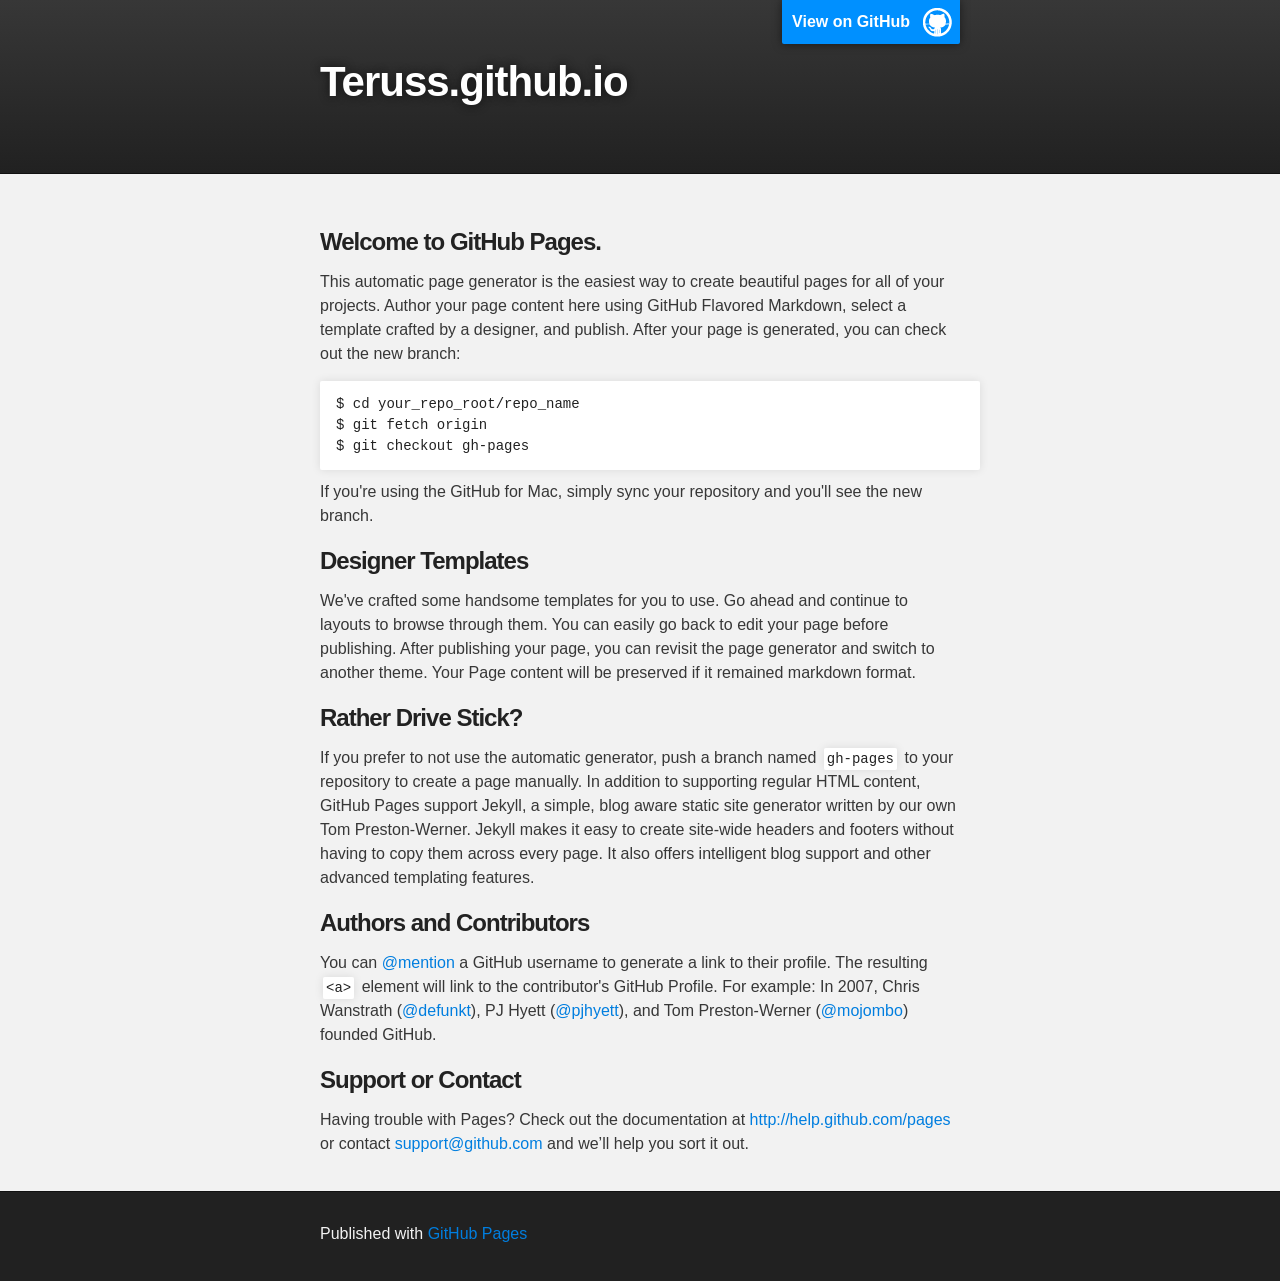
<file: index.html>
<!DOCTYPE html>
<html>

  <head>
    <meta charset='utf-8' />
    <meta http-equiv="X-UA-Compatible" content="chrome=1" />
    <meta name="description" content="Teruss.github.io : " />

    <link rel="stylesheet" type="text/css" media="screen" href="stylesheets/stylesheet.css">

    <title>Teruss.github.io</title>
  </head>

  <body>

    <!-- HEADER -->
    <div id="header_wrap" class="outer">
        <header class="inner">
          <a id="forkme_banner" href="https://github.com/teruss">View on GitHub</a>

          <h1 id="project_title">Teruss.github.io</h1>
          <h2 id="project_tagline"></h2>

        </header>
    </div>

    <!-- MAIN CONTENT -->
    <div id="main_content_wrap" class="outer">
      <section id="main_content" class="inner">
        <h3>
<a name="welcome-to-github-pages" class="anchor" href="#welcome-to-github-pages"><span class="octicon octicon-link"></span></a>Welcome to GitHub Pages.</h3>

<p>This automatic page generator is the easiest way to create beautiful pages for all of your projects. Author your page content here using GitHub Flavored Markdown, select a template crafted by a designer, and publish. After your page is generated, you can check out the new branch:</p>

<pre><code>$ cd your_repo_root/repo_name
$ git fetch origin
$ git checkout gh-pages
</code></pre>

<p>If you're using the GitHub for Mac, simply sync your repository and you'll see the new branch.</p>

<h3>
<a name="designer-templates" class="anchor" href="#designer-templates"><span class="octicon octicon-link"></span></a>Designer Templates</h3>

<p>We've crafted some handsome templates for you to use. Go ahead and continue to layouts to browse through them. You can easily go back to edit your page before publishing. After publishing your page, you can revisit the page generator and switch to another theme. Your Page content will be preserved if it remained markdown format.</p>

<h3>
<a name="rather-drive-stick" class="anchor" href="#rather-drive-stick"><span class="octicon octicon-link"></span></a>Rather Drive Stick?</h3>

<p>If you prefer to not use the automatic generator, push a branch named <code>gh-pages</code> to your repository to create a page manually. In addition to supporting regular HTML content, GitHub Pages support Jekyll, a simple, blog aware static site generator written by our own Tom Preston-Werner. Jekyll makes it easy to create site-wide headers and footers without having to copy them across every page. It also offers intelligent blog support and other advanced templating features.</p>

<h3>
<a name="authors-and-contributors" class="anchor" href="#authors-and-contributors"><span class="octicon octicon-link"></span></a>Authors and Contributors</h3>

<p>You can <a href="https://github.com/blog/821" class="user-mention">@mention</a> a GitHub username to generate a link to their profile. The resulting <code>&lt;a&gt;</code> element will link to the contributor's GitHub Profile. For example: In 2007, Chris Wanstrath (<a href="https://github.com/defunkt" class="user-mention">@defunkt</a>), PJ Hyett (<a href="https://github.com/pjhyett" class="user-mention">@pjhyett</a>), and Tom Preston-Werner (<a href="https://github.com/mojombo" class="user-mention">@mojombo</a>) founded GitHub.</p>

<h3>
<a name="support-or-contact" class="anchor" href="#support-or-contact"><span class="octicon octicon-link"></span></a>Support or Contact</h3>

<p>Having trouble with Pages? Check out the documentation at <a href="http://help.github.com/pages">http://help.github.com/pages</a> or contact <a href="mailto:support@github.com">support@github.com</a> and we’ll help you sort it out.</p>
      </section>
    </div>

    <!-- FOOTER  -->
    <div id="footer_wrap" class="outer">
      <footer class="inner">
        <p>Published with <a href="http://pages.github.com">GitHub Pages</a></p>
      </footer>
    </div>

    

  </body>
</html>
</file>
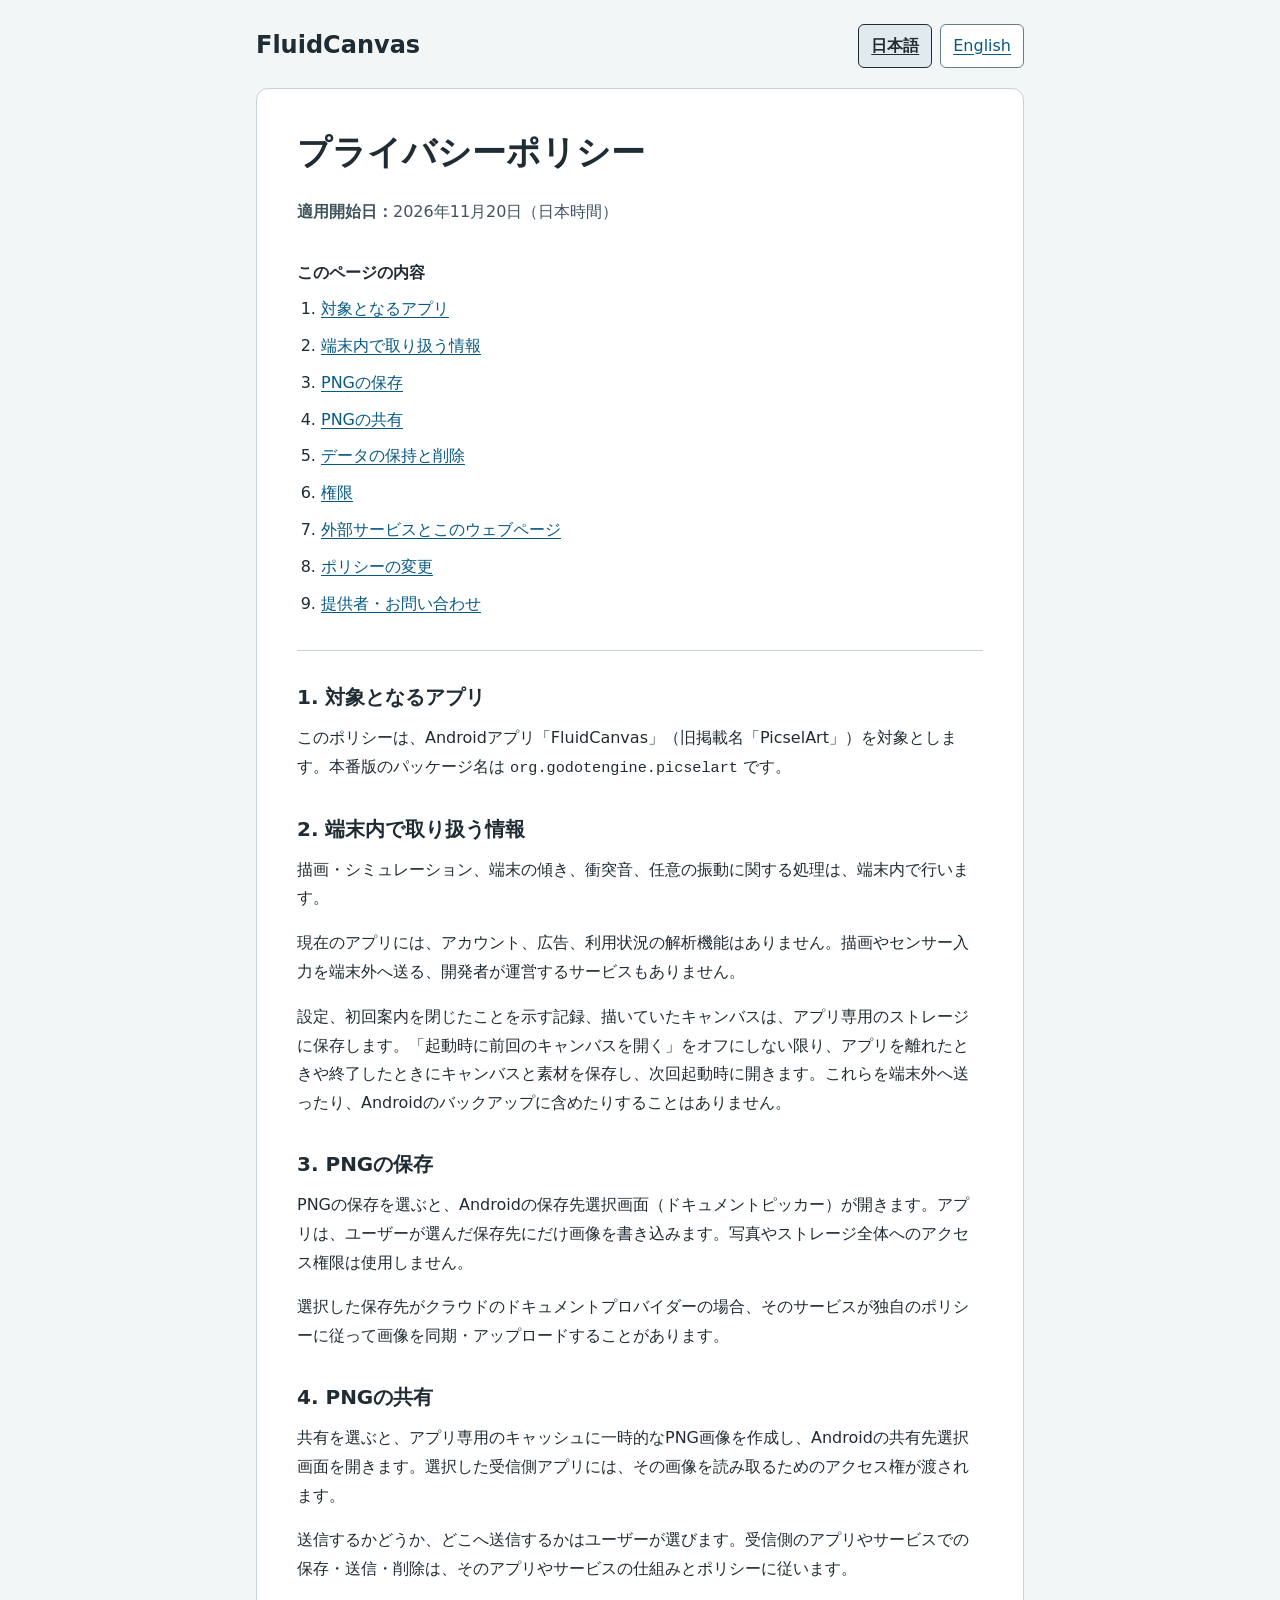
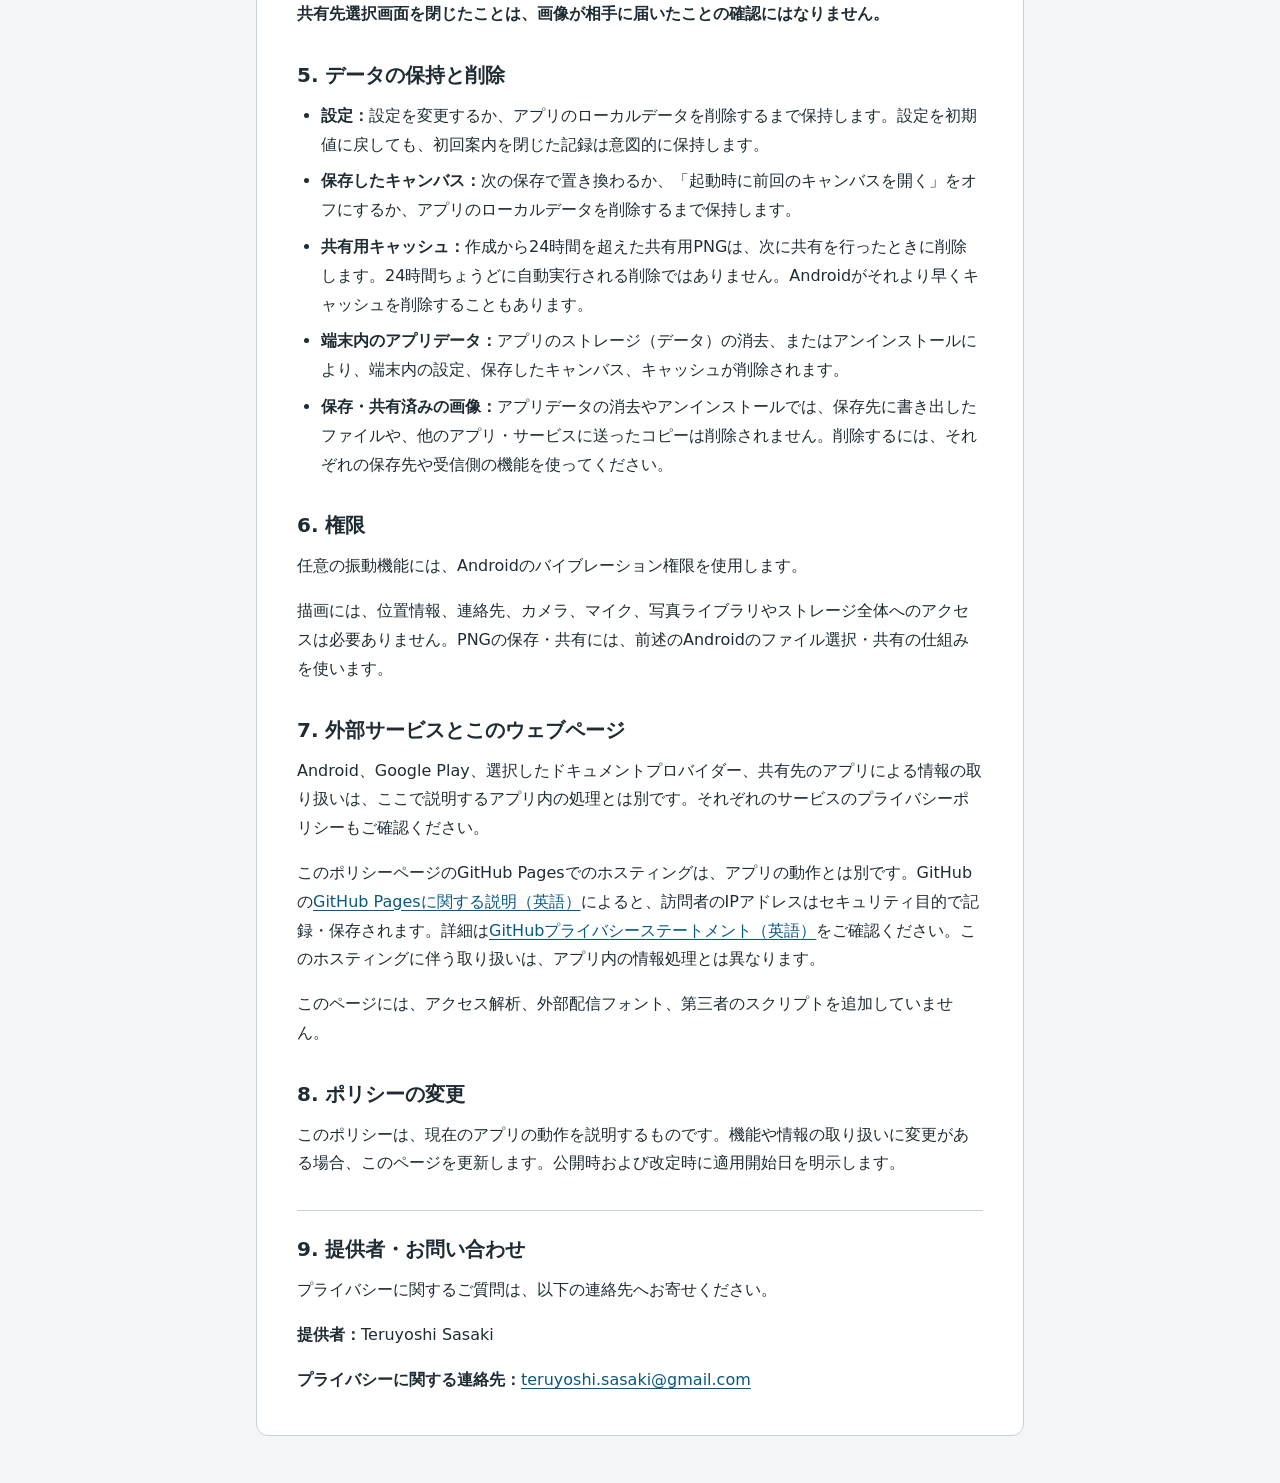
<file: fluidcanvas/privacy/index.html>
<!DOCTYPE html>
<html lang="ja">
  <head>
    <meta charset="utf-8">
    <meta name="viewport" content="width=device-width, initial-scale=1">
    <meta name="description" content="FluidCanvasのプライバシーポリシー。端末内の処理、PNGの保存・共有、データの保持と削除について説明します。">
    <title>FluidCanvas プライバシーポリシー</title>
    <link rel="stylesheet" href="privacy.css">
    <link rel="alternate" hreflang="ja" href="./">
    <link rel="alternate" hreflang="en" href="en.html">
  </head>
  <body>
    <a class="skip-link" href="#main-content">本文へ移動</a>
    <div class="page">
      <header class="site-header">
        <p class="brand">FluidCanvas</p>
        <nav class="language-nav" aria-label="言語 / Language">
          <a href="./" lang="ja" hreflang="ja" aria-current="page">日本語</a>
          <a href="en.html" lang="en" hreflang="en">English</a>
        </nav>
      </header>

      <main id="main-content" tabindex="-1">
        <header class="policy-header">
          <h1>プライバシーポリシー</h1>
          <p class="effective-date"><strong>適用開始日：</strong><time datetime="2026-11-20">2026年11月20日</time>（日本時間）</p>
        </header>

        <nav class="contents" aria-label="このページの内容">
          <p><strong>このページの内容</strong></p>
          <ol>
            <li><a href="#scope">対象となるアプリ</a></li>
            <li><a href="#on-device">端末内で取り扱う情報</a></li>
            <li><a href="#save">PNGの保存</a></li>
            <li><a href="#share">PNGの共有</a></li>
            <li><a href="#retention">データの保持と削除</a></li>
            <li><a href="#permissions">権限</a></li>
            <li><a href="#services">外部サービスとこのウェブページ</a></li>
            <li><a href="#changes">ポリシーの変更</a></li>
            <li><a href="#contact">提供者・お問い合わせ</a></li>
          </ol>
        </nav>

        <section aria-labelledby="scope">
          <h2 id="scope">1. 対象となるアプリ</h2>
          <p>このポリシーは、Androidアプリ「FluidCanvas」（旧掲載名「PicselArt」）を対象とします。本番版のパッケージ名は <code>org.godotengine.picselart</code> です。</p>
        </section>

        <section aria-labelledby="on-device">
          <h2 id="on-device">2. 端末内で取り扱う情報</h2>
          <p>描画・シミュレーション、端末の傾き、衝突音、任意の振動に関する処理は、端末内で行います。</p>
          <p>現在のアプリには、アカウント、広告、利用状況の解析機能はありません。描画やセンサー入力を端末外へ送る、開発者が運営するサービスもありません。</p>
          <p>設定、初回案内を閉じたことを示す記録、描いていたキャンバスは、アプリ専用のストレージに保存します。「起動時に前回のキャンバスを開く」をオフにしない限り、アプリを離れたときや終了したときにキャンバスと素材を保存し、次回起動時に開きます。これらを端末外へ送ったり、Androidのバックアップに含めたりすることはありません。</p>
        </section>

        <section aria-labelledby="save">
          <h2 id="save">3. PNGの保存</h2>
          <p>PNGの保存を選ぶと、Androidの保存先選択画面（ドキュメントピッカー）が開きます。アプリは、ユーザーが選んだ保存先にだけ画像を書き込みます。写真やストレージ全体へのアクセス権限は使用しません。</p>
          <p>選択した保存先がクラウドのドキュメントプロバイダーの場合、そのサービスが独自のポリシーに従って画像を同期・アップロードすることがあります。</p>
        </section>

        <section aria-labelledby="share">
          <h2 id="share">4. PNGの共有</h2>
          <p>共有を選ぶと、アプリ専用のキャッシュに一時的なPNG画像を作成し、Androidの共有先選択画面を開きます。選択した受信側アプリには、その画像を読み取るためのアクセス権が渡されます。</p>
          <p>送信するかどうか、どこへ送信するかはユーザーが選びます。受信側のアプリやサービスでの保存・送信・削除は、そのアプリやサービスの仕組みとポリシーに従います。</p>
          <p><strong>共有先選択画面を閉じたことは、画像が相手に届いたことの確認にはなりません。</strong></p>
        </section>

        <section aria-labelledby="retention">
          <h2 id="retention">5. データの保持と削除</h2>
          <ul>
            <li><strong>設定：</strong>設定を変更するか、アプリのローカルデータを削除するまで保持します。設定を初期値に戻しても、初回案内を閉じた記録は意図的に保持します。</li>
            <li><strong>保存したキャンバス：</strong>次の保存で置き換わるか、「起動時に前回のキャンバスを開く」をオフにするか、アプリのローカルデータを削除するまで保持します。</li>
            <li><strong>共有用キャッシュ：</strong>作成から24時間を超えた共有用PNGは、次に共有を行ったときに削除します。24時間ちょうどに自動実行される削除ではありません。Androidがそれより早くキャッシュを削除することもあります。</li>
            <li><strong>端末内のアプリデータ：</strong>アプリのストレージ（データ）の消去、またはアンインストールにより、端末内の設定、保存したキャンバス、キャッシュが削除されます。</li>
            <li><strong>保存・共有済みの画像：</strong>アプリデータの消去やアンインストールでは、保存先に書き出したファイルや、他のアプリ・サービスに送ったコピーは削除されません。削除するには、それぞれの保存先や受信側の機能を使ってください。</li>
          </ul>
        </section>

        <section aria-labelledby="permissions">
          <h2 id="permissions">6. 権限</h2>
          <p>任意の振動機能には、Androidのバイブレーション権限を使用します。</p>
          <p>描画には、位置情報、連絡先、カメラ、マイク、写真ライブラリやストレージ全体へのアクセスは必要ありません。PNGの保存・共有には、前述のAndroidのファイル選択・共有の仕組みを使います。</p>
        </section>

        <section aria-labelledby="services">
          <h2 id="services">7. 外部サービスとこのウェブページ</h2>
          <p>Android、Google Play、選択したドキュメントプロバイダー、共有先のアプリによる情報の取り扱いは、ここで説明するアプリ内の処理とは別です。それぞれのサービスのプライバシーポリシーもご確認ください。</p>
          <p>このポリシーページのGitHub Pagesでのホスティングは、アプリの動作とは別です。GitHubの<a href="https://docs.github.com/en/pages/getting-started-with-github-pages/what-is-github-pages#data-collection" hreflang="en">GitHub Pagesに関する説明（英語）</a>によると、訪問者のIPアドレスはセキュリティ目的で記録・保存されます。詳細は<a href="https://docs.github.com/en/site-policy/privacy-policies/github-general-privacy-statement" hreflang="en">GitHubプライバシーステートメント（英語）</a>をご確認ください。このホスティングに伴う取り扱いは、アプリ内の情報処理とは異なります。</p>
          <p>このページには、アクセス解析、外部配信フォント、第三者のスクリプトを追加していません。</p>
        </section>

        <section aria-labelledby="changes">
          <h2 id="changes">8. ポリシーの変更</h2>
          <p>このポリシーは、現在のアプリの動作を説明するものです。機能や情報の取り扱いに変更がある場合、このページを更新します。公開時および改定時に適用開始日を明示します。</p>
        </section>

        <section class="contact" aria-labelledby="contact">
          <h2 id="contact">9. 提供者・お問い合わせ</h2>
          <p>プライバシーに関するご質問は、以下の連絡先へお寄せください。</p>
          <address>
            <p><strong>提供者：</strong>Teruyoshi Sasaki</p>
            <p><strong>プライバシーに関する連絡先：</strong><a href="mailto:teruyoshi.sasaki@gmail.com">teruyoshi.sasaki@gmail.com</a></p>
          </address>
        </section>
      </main>
    </div>
  </body>
</html>
</file>
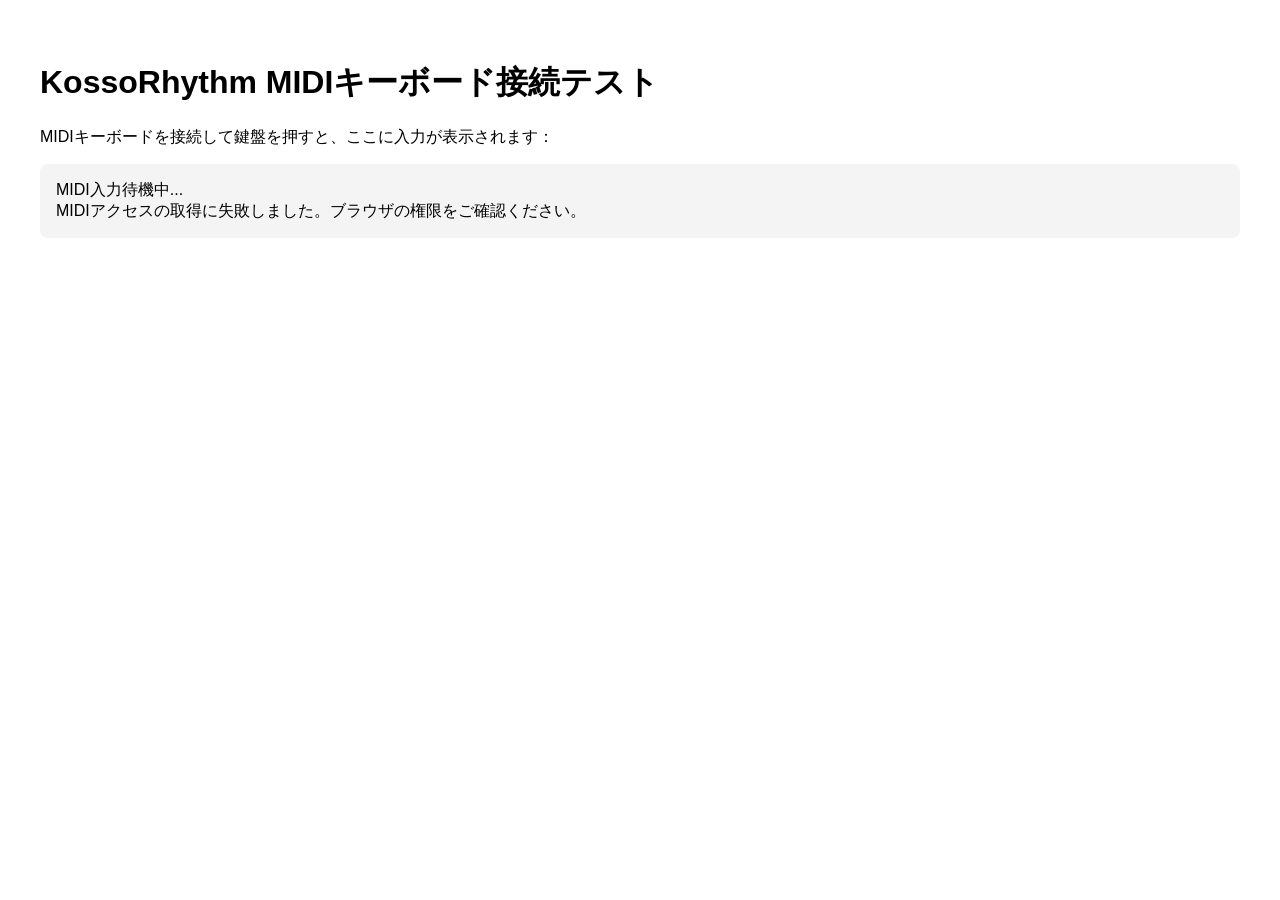
<file: midi-demo.html>
<!DOCTYPE html>
<html lang="ja">
<head>
  <meta charset="UTF-8">
  <title>KossoRhythm MIDI Test</title>
  <style>
    body { font-family: sans-serif; padding: 2rem; }
    #log { white-space: pre-wrap; background: #f4f4f4; padding: 1rem; border-radius: 8px; }
  </style>
</head>
<body>
  <h1>KossoRhythm MIDIキーボード接続テスト</h1>
  <p>MIDIキーボードを接続して鍵盤を押すと、ここに入力が表示されます：</p>
  <div id="log">MIDI入力待機中...</div>

  <script>
    const logArea = document.getElementById('log');

    const log = (text) => {
      logArea.textContent += "\n" + text;
    };

    if (navigator.requestMIDIAccess) {
      navigator.requestMIDIAccess().then((midiAccess) => {
        if (midiAccess.inputs.size === 0) {
          log("MIDIデバイスが検出されませんでした。キーボードが接続されていますか？");
        }

        for (const input of midiAccess.inputs.values()) {
          log(`接続済みデバイス: ${input.name}`);
          input.onmidimessage = (message) => {
            const [status, note, velocity] = message.data;
            log(`ノート番号: ${note}、ベロシティ: ${velocity}`);
          };
        }
      }, () => {
        log("MIDIアクセスの取得に失敗しました。ブラウザの権限をご確認ください。");
      });
    } else {
      log("このブラウザはMIDIに対応していません。ChromeまたはEdge最新版をご利用ください。");
    }
  </script>
</body>
</html>
</file>
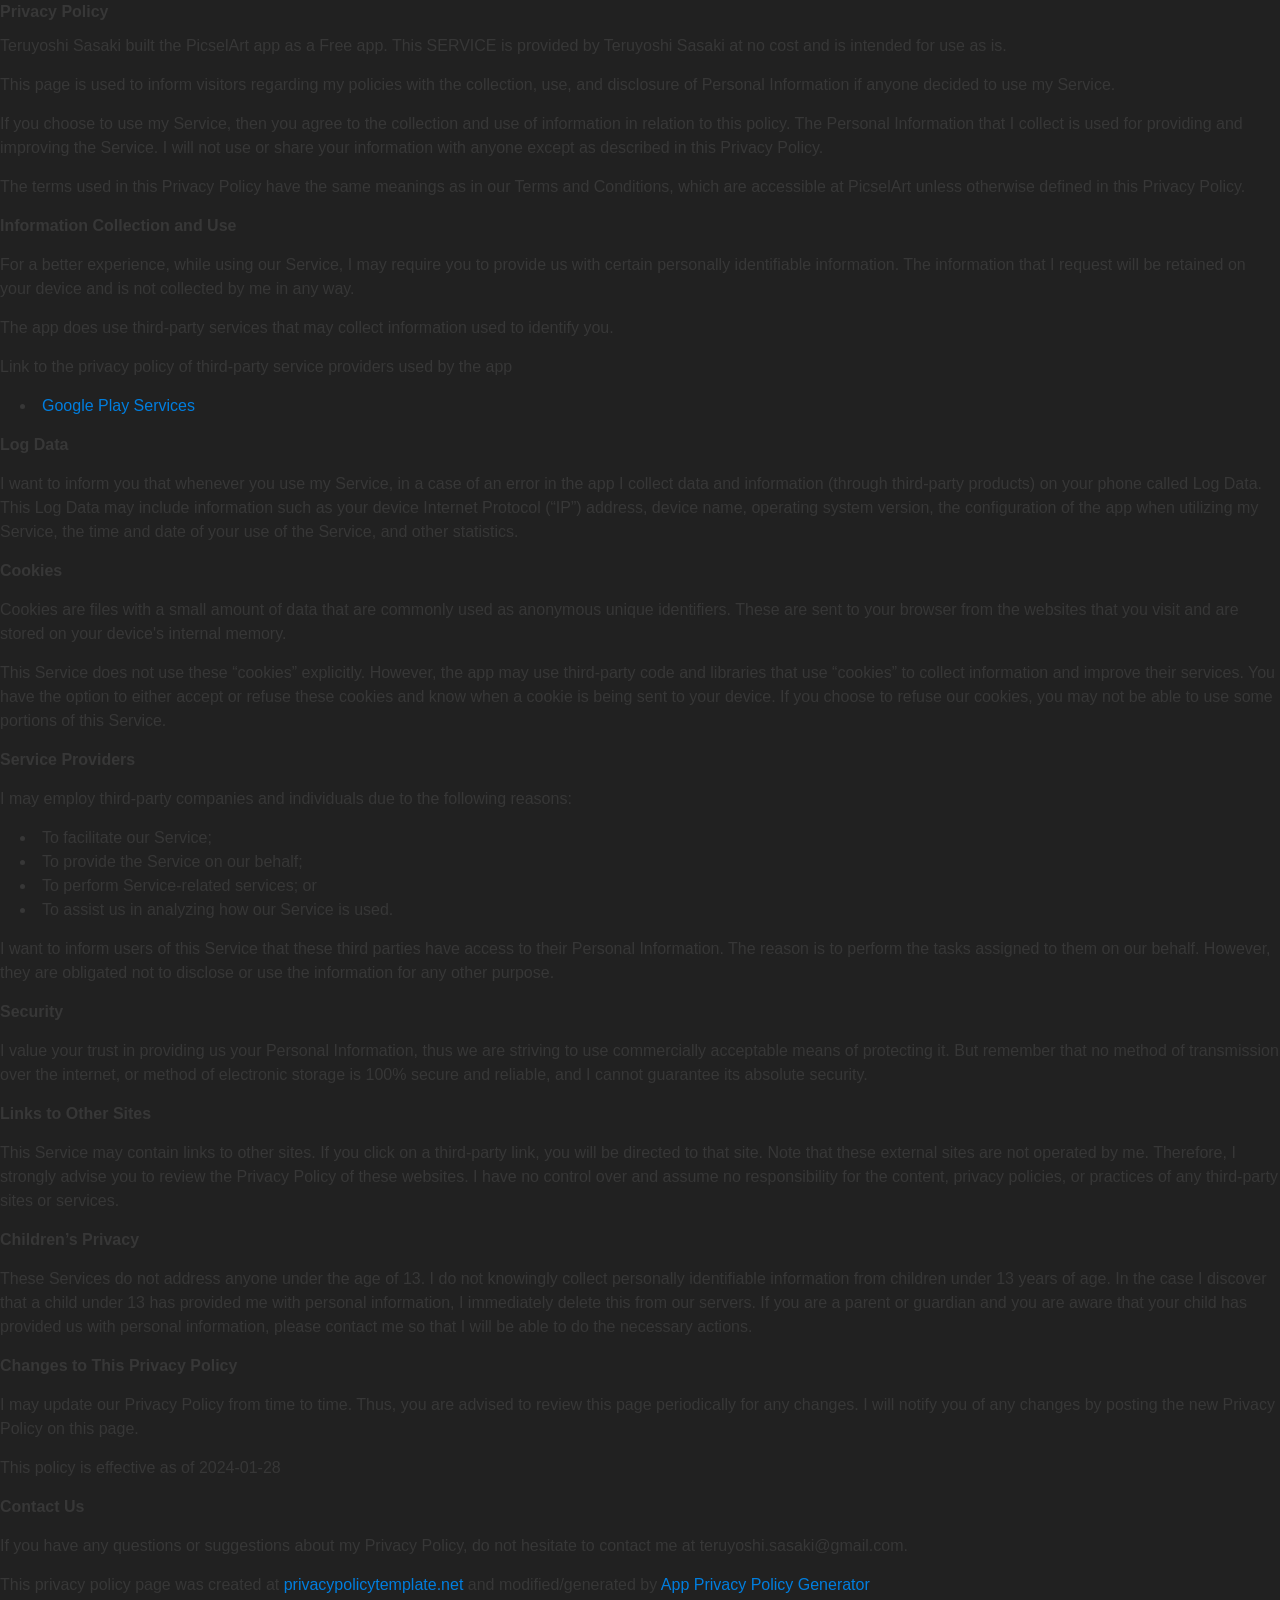
<file: policy-en.html>
<!DOCTYPE html>
<html>

<head>
  <meta charset='utf-8' />
  <meta http-equiv="X-UA-Compatible" content="chrome=1" />
  <meta name="description" content="Teruss.github.io : " />

  <link rel="stylesheet" type="text/css" media="screen" href="stylesheets/stylesheet.css">

  <title>Privacy Policy</title>
</head>

<body>
  <strong>Privacy Policy</strong>
  <p>
    Teruyoshi Sasaki built the PicselArt app as
    a Free app. This SERVICE is provided by
    Teruyoshi Sasaki at no cost and is intended for use as
    is.
  </p>
  <p>
    This page is used to inform visitors regarding my
    policies with the collection, use, and disclosure of Personal
    Information if anyone decided to use my Service.
  </p>
  <p>
    If you choose to use my Service, then you agree to
    the collection and use of information in relation to this
    policy. The Personal Information that I collect is
    used for providing and improving the Service. I will not use or share your information with
    anyone except as described in this Privacy Policy.
  </p>
  <p>
    The terms used in this Privacy Policy have the same meanings
    as in our Terms and Conditions, which are accessible at
    PicselArt unless otherwise defined in this Privacy Policy.
  </p>
  <p><strong>Information Collection and Use</strong></p>
  <p>
    For a better experience, while using our Service, I
    may require you to provide us with certain personally
    identifiable information. The information that
    I request will be retained on your device and is not collected by me in any way.
  </p>
  <div>
    <p>
      The app does use third-party services that may collect
      information used to identify you.
    </p>
    <p>
      Link to the privacy policy of third-party service providers used
      by the app
    </p>
    <ul>
      <li><a href="https://www.google.com/policies/privacy/" target="_blank" rel="noopener noreferrer">Google Play
          Services</a></li>
      <!----><!----><!----><!----><!----><!----><!----><!----><!----><!----><!----><!----><!----><!----><!----><!----><!----><!----><!----><!----><!----><!----><!----><!----><!----><!----><!----><!---->
    </ul>
  </div>
  <p><strong>Log Data</strong></p>
  <p>
    I want to inform you that whenever you
    use my Service, in a case of an error in the app
    I collect data and information (through third-party
    products) on your phone called Log Data. This Log Data may
    include information such as your device Internet Protocol
    (“IP”) address, device name, operating system version, the
    configuration of the app when utilizing my Service,
    the time and date of your use of the Service, and other
    statistics.
  </p>
  <p><strong>Cookies</strong></p>
  <p>
    Cookies are files with a small amount of data that are
    commonly used as anonymous unique identifiers. These are sent
    to your browser from the websites that you visit and are
    stored on your device's internal memory.
  </p>
  <p>
    This Service does not use these “cookies” explicitly. However,
    the app may use third-party code and libraries that use
    “cookies” to collect information and improve their services.
    You have the option to either accept or refuse these cookies
    and know when a cookie is being sent to your device. If you
    choose to refuse our cookies, you may not be able to use some
    portions of this Service.
  </p>
  <p><strong>Service Providers</strong></p>
  <p>
    I may employ third-party companies and
    individuals due to the following reasons:
  </p>
  <ul>
    <li>To facilitate our Service;</li>
    <li>To provide the Service on our behalf;</li>
    <li>To perform Service-related services; or</li>
    <li>To assist us in analyzing how our Service is used.</li>
  </ul>
  <p>
    I want to inform users of this Service
    that these third parties have access to their Personal
    Information. The reason is to perform the tasks assigned to
    them on our behalf. However, they are obligated not to
    disclose or use the information for any other purpose.
  </p>
  <p><strong>Security</strong></p>
  <p>
    I value your trust in providing us your
    Personal Information, thus we are striving to use commercially
    acceptable means of protecting it. But remember that no method
    of transmission over the internet, or method of electronic
    storage is 100% secure and reliable, and I cannot
    guarantee its absolute security.
  </p>
  <p><strong>Links to Other Sites</strong></p>
  <p>
    This Service may contain links to other sites. If you click on
    a third-party link, you will be directed to that site. Note
    that these external sites are not operated by me.
    Therefore, I strongly advise you to review the
    Privacy Policy of these websites. I have
    no control over and assume no responsibility for the content,
    privacy policies, or practices of any third-party sites or
    services.
  </p>
  <p><strong>Children’s Privacy</strong></p>
  <div>
    <p>
      These Services do not address anyone under the age of 13.
      I do not knowingly collect personally
      identifiable information from children under 13 years of age. In the case
      I discover that a child under 13 has provided
      me with personal information, I immediately
      delete this from our servers. If you are a parent or guardian
      and you are aware that your child has provided us with
      personal information, please contact me so that
      I will be able to do the necessary actions.
    </p>
  </div> <!---->
  <p><strong>Changes to This Privacy Policy</strong></p>
  <p>
    I may update our Privacy Policy from
    time to time. Thus, you are advised to review this page
    periodically for any changes. I will
    notify you of any changes by posting the new Privacy Policy on
    this page.
  </p>
  <p>This policy is effective as of 2024-01-28</p>
  <p><strong>Contact Us</strong></p>
  <p>
    If you have any questions or suggestions about my
    Privacy Policy, do not hesitate to contact me at teruyoshi.sasaki@gmail.com.
  </p>
  <p>This privacy policy page was created at <a href="https://privacypolicytemplate.net" target="_blank"
      rel="noopener noreferrer">privacypolicytemplate.net </a>and modified/generated by <a
      href="https://app-privacy-policy-generator.nisrulz.com/" target="_blank" rel="noopener noreferrer">App Privacy
      Policy Generator</a></p>
</body>

</html>
</file>
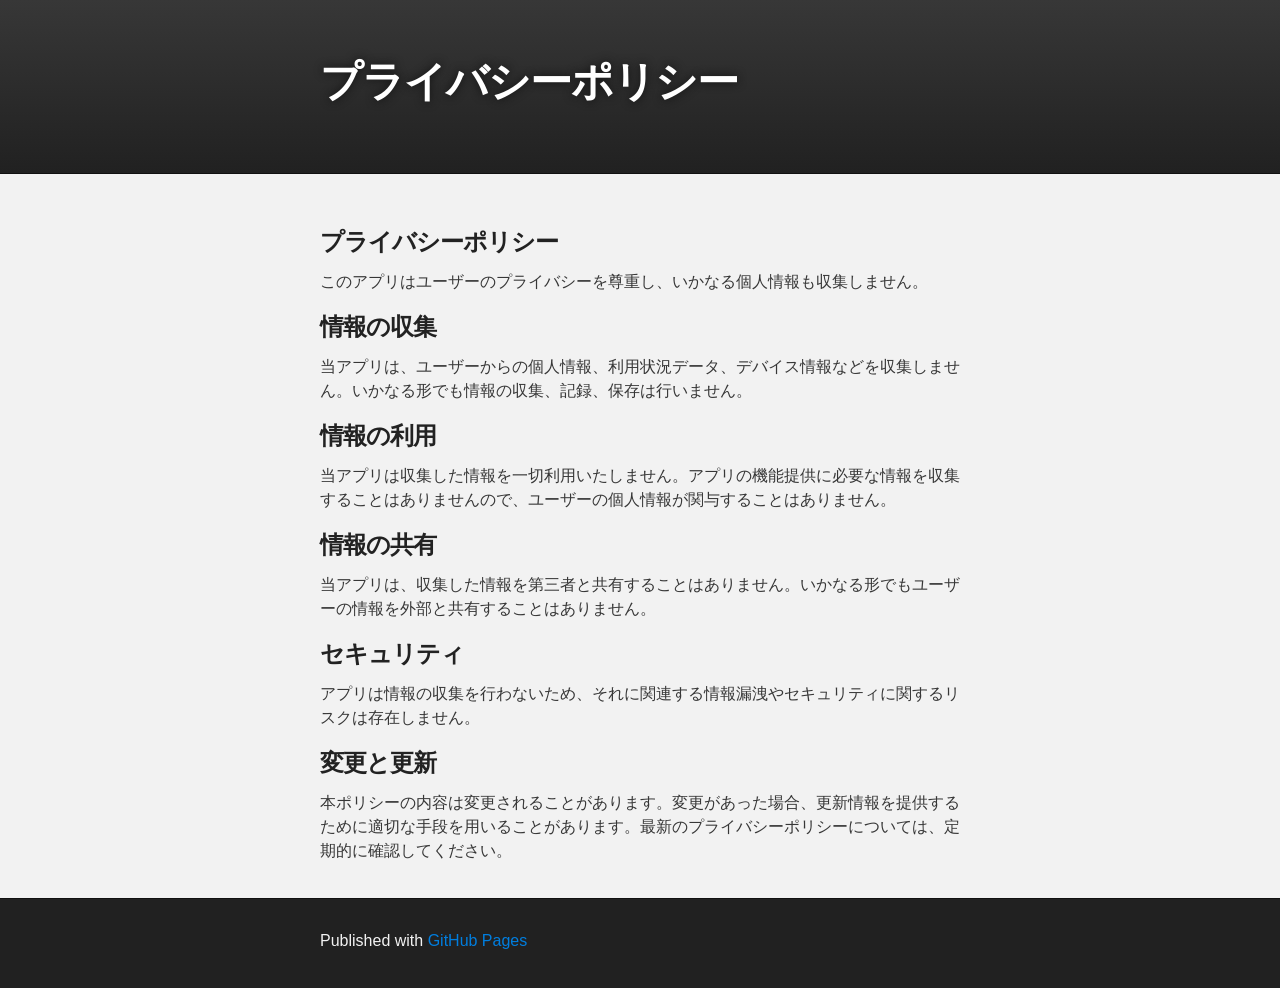
<file: policy-ja.html>
<!DOCTYPE html>
<html>

  <head>
    <meta charset='utf-8' />
    <meta http-equiv="X-UA-Compatible" content="chrome=1" />
    <meta name="description" content="Teruss.github.io : " />

    <link rel="stylesheet" type="text/css" media="screen" href="stylesheets/stylesheet.css">

    <title>プライバシーポリシー</title>
  </head>

  <body>

    <!-- HEADER -->
    <div id="header_wrap" class="outer">
        <header class="inner">
          <h1 id="project_title">プライバシーポリシー</h1>
          <h2 id="project_tagline"></h2>
        </header>
    </div>

    <!-- MAIN CONTENT -->
    <div id="main_content_wrap" class="outer">
      <section id="main_content" class="inner">
        <h3>プライバシーポリシー</h3>
        <p>このアプリはユーザーのプライバシーを尊重し、いかなる個人情報も収集しません。</p>

        <h3>情報の収集</h3>
        <p>当アプリは、ユーザーからの個人情報、利用状況データ、デバイス情報などを収集しません。いかなる形でも情報の収集、記録、保存は行いません。</p>

        <h3>情報の利用</h3>
        <p>当アプリは収集した情報を一切利用いたしません。アプリの機能提供に必要な情報を収集することはありませんので、ユーザーの個人情報が関与することはありません。</p>

        <h3>情報の共有</h3>
        <p>当アプリは、収集した情報を第三者と共有することはありません。いかなる形でもユーザーの情報を外部と共有することはありません。</p>

        <h3>セキュリティ</h3>
        <p>アプリは情報の収集を行わないため、それに関連する情報漏洩やセキュリティに関するリスクは存在しません。</p>

        <h3>変更と更新</h3>
        <p>本ポリシーの内容は変更されることがあります。変更があった場合、更新情報を提供するために適切な手段を用いることがあります。最新のプライバシーポリシーについては、定期的に確認してください。</p>
      </section>
    </div>

    <!-- FOOTER  -->
    <div id="footer_wrap" class="outer">
      <footer class="inner">
        <p>Published with <a href="http://pages.github.com">GitHub Pages</a></p>
      </footer>
    </div>

    

  </body>
</html>
</file>
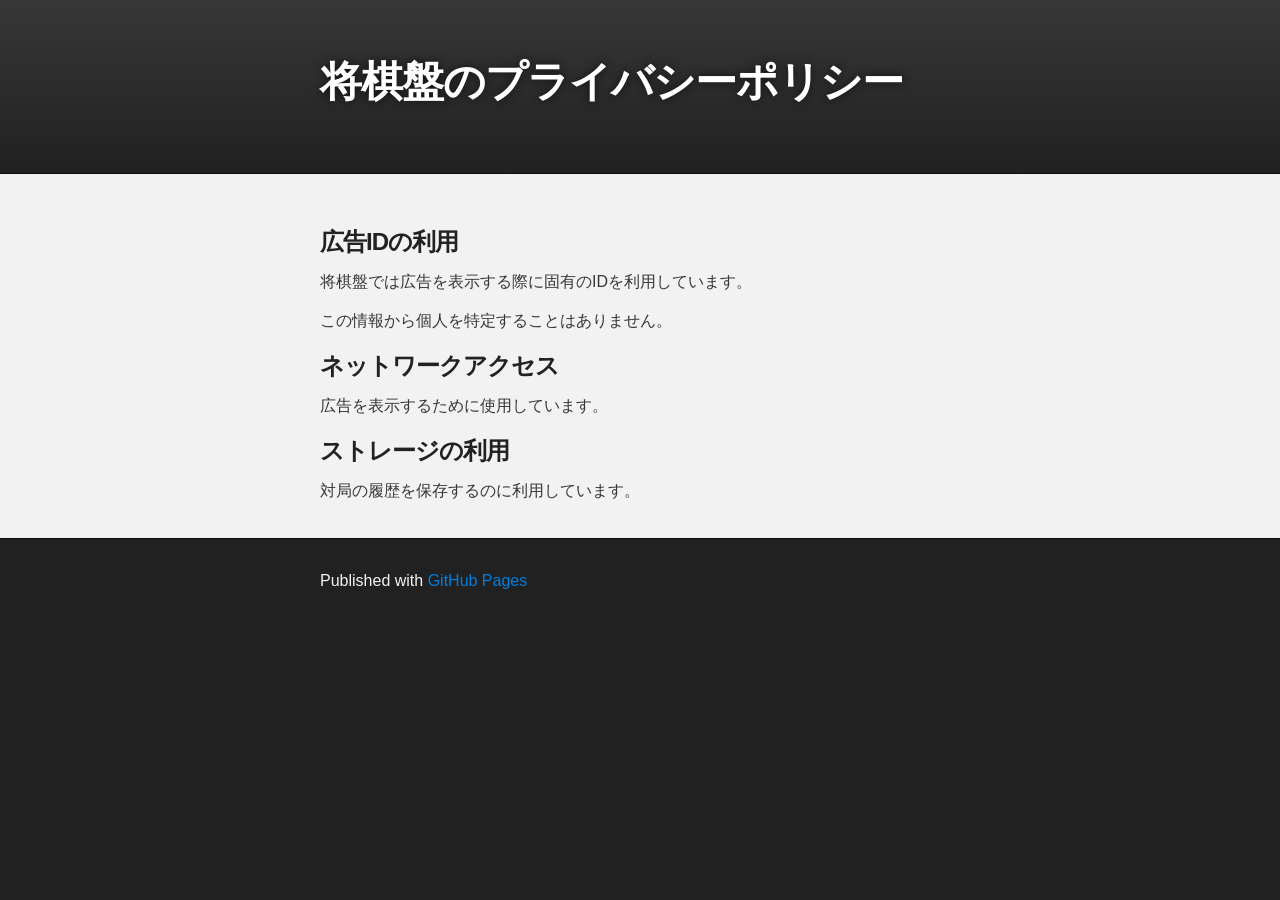
<file: policy.html>
<!DOCTYPE html>
<html>

  <head>
    <meta charset='utf-8' />
    <meta http-equiv="X-UA-Compatible" content="chrome=1" />
    <meta name="description" content="Teruss.github.io : " />

    <link rel="stylesheet" type="text/css" media="screen" href="stylesheets/stylesheet.css">

    <title>プライバシーポリシー</title>
  </head>

  <body>

    <!-- HEADER -->
    <div id="header_wrap" class="outer">
        <header class="inner">
          <h1 id="project_title">将棋盤のプライバシーポリシー</h1>
          <h2 id="project_tagline"></h2>
        </header>
    </div>

    <!-- MAIN CONTENT -->
    <div id="main_content_wrap" class="outer">
      <section id="main_content" class="inner">
        <h3>広告IDの利用</h3>
        <p>将棋盤では広告を表示する際に固有のIDを利用しています。</p>
        <p>この情報から個人を特定することはありません。</p>

        <h3>ネットワークアクセス</h3>
        <p>広告を表示するために使用しています。</p>

        <h3>ストレージの利用</h3>
        <p>対局の履歴を保存するのに利用しています。</p>
      </section>
    </div>

    <!-- FOOTER  -->
    <div id="footer_wrap" class="outer">
      <footer class="inner">
        <p>Published with <a href="http://pages.github.com">GitHub Pages</a></p>
      </footer>
    </div>

    

  </body>
</html>
</file>
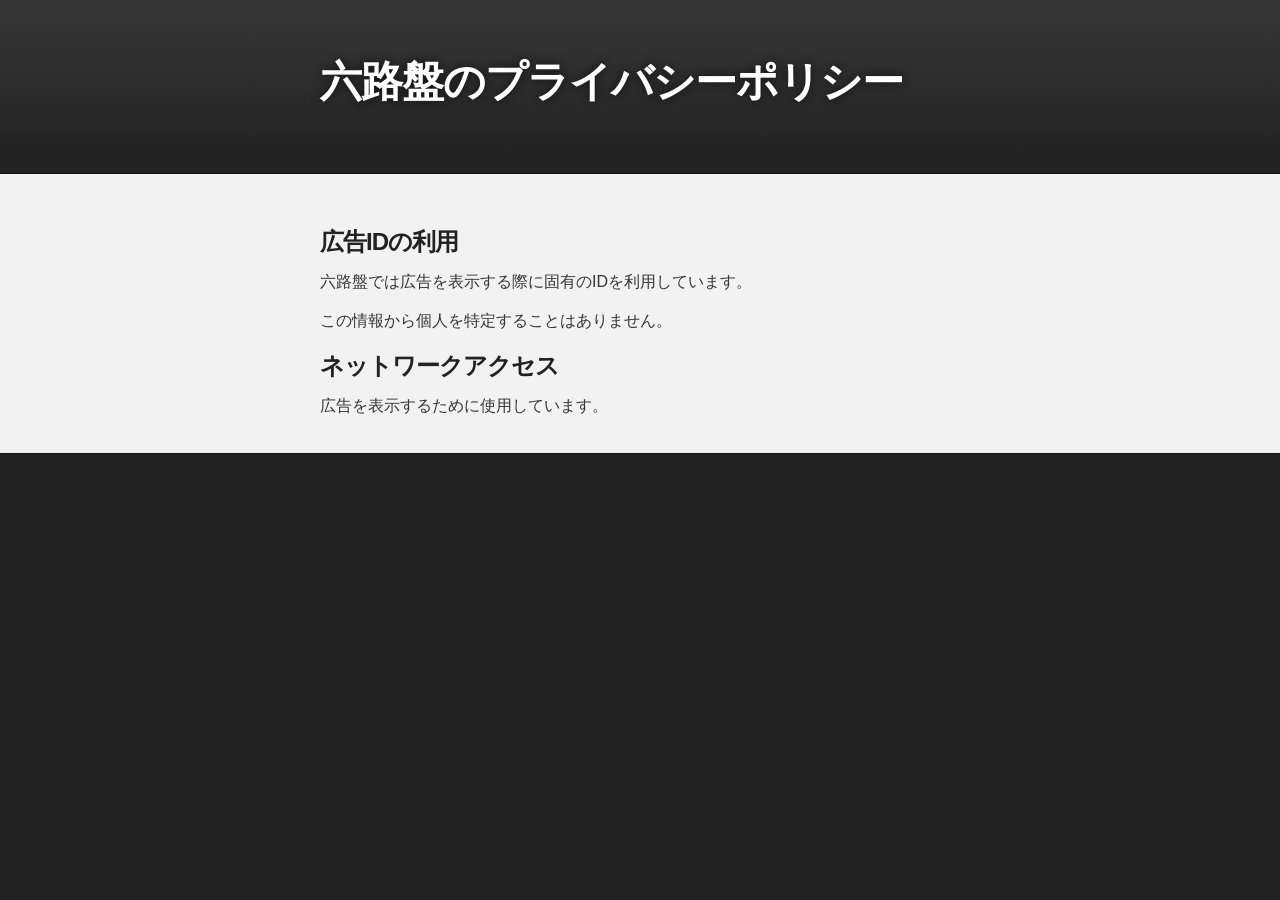
<file: go/policy.html>
<!DOCTYPE html>
<html>

  <head>
    <meta charset='utf-8' />
    <meta http-equiv="X-UA-Compatible" content="chrome=1" />
    <meta name="description" content="Teruss.github.io : " />

    <link rel="stylesheet" type="text/css" media="screen" href="../stylesheets/stylesheet.css">

    <title>プライバシーポリシー</title>
  </head>

  <body>

    <!-- HEADER -->
    <div id="header_wrap" class="outer">
        <header class="inner">
          <h1 id="project_title">六路盤のプライバシーポリシー</h1>
          <h2 id="project_tagline"></h2>
        </header>
    </div>

    <!-- MAIN CONTENT -->
    <div id="main_content_wrap" class="outer">
      <section id="main_content" class="inner">
        <h3>広告IDの利用</h3>
        <p>六路盤では広告を表示する際に固有のIDを利用しています。</p>
        <p>この情報から個人を特定することはありません。</p>

        <h3>ネットワークアクセス</h3>
        <p>広告を表示するために使用しています。</p>
      </section>
    </div>

    <!-- FOOTER  -->
    <div id="footer_wrap" class="outer">
      <footer class="inner">
      </footer>
    </div>
  </body>
</html>
</file>
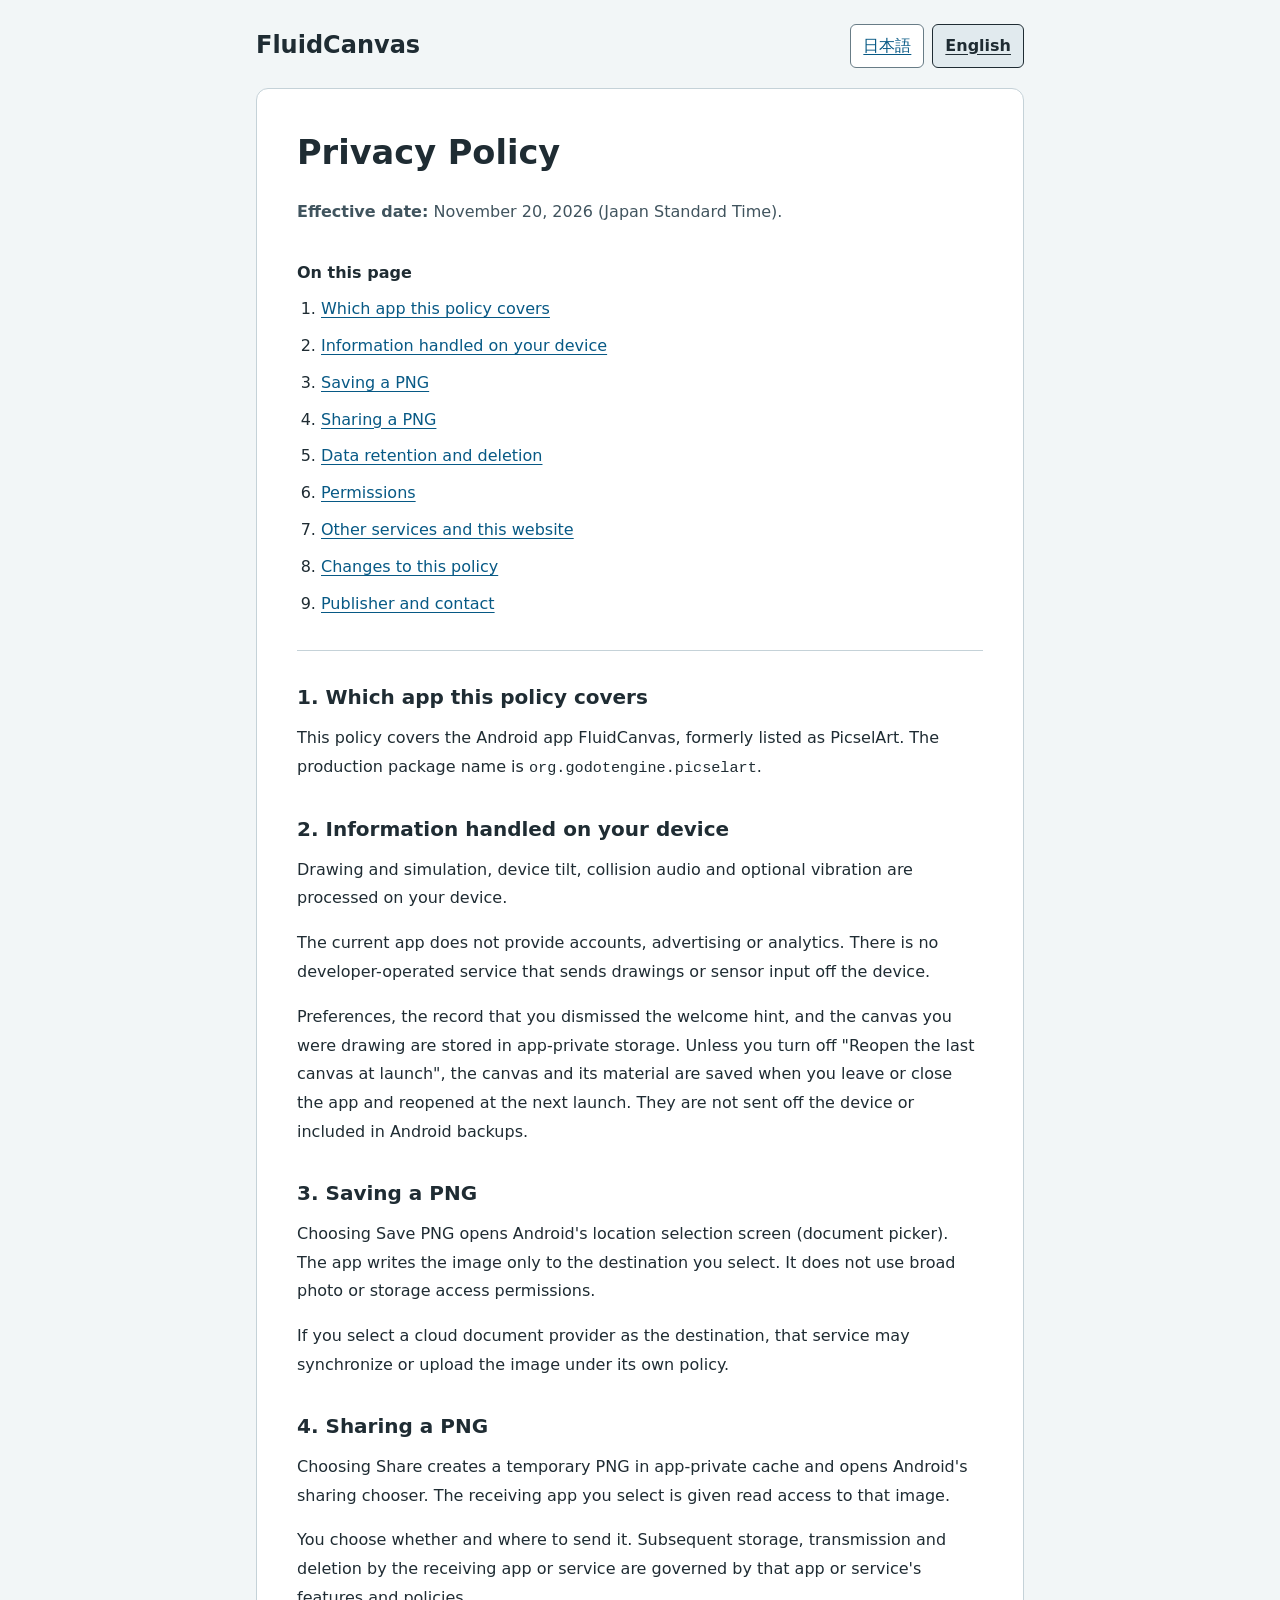
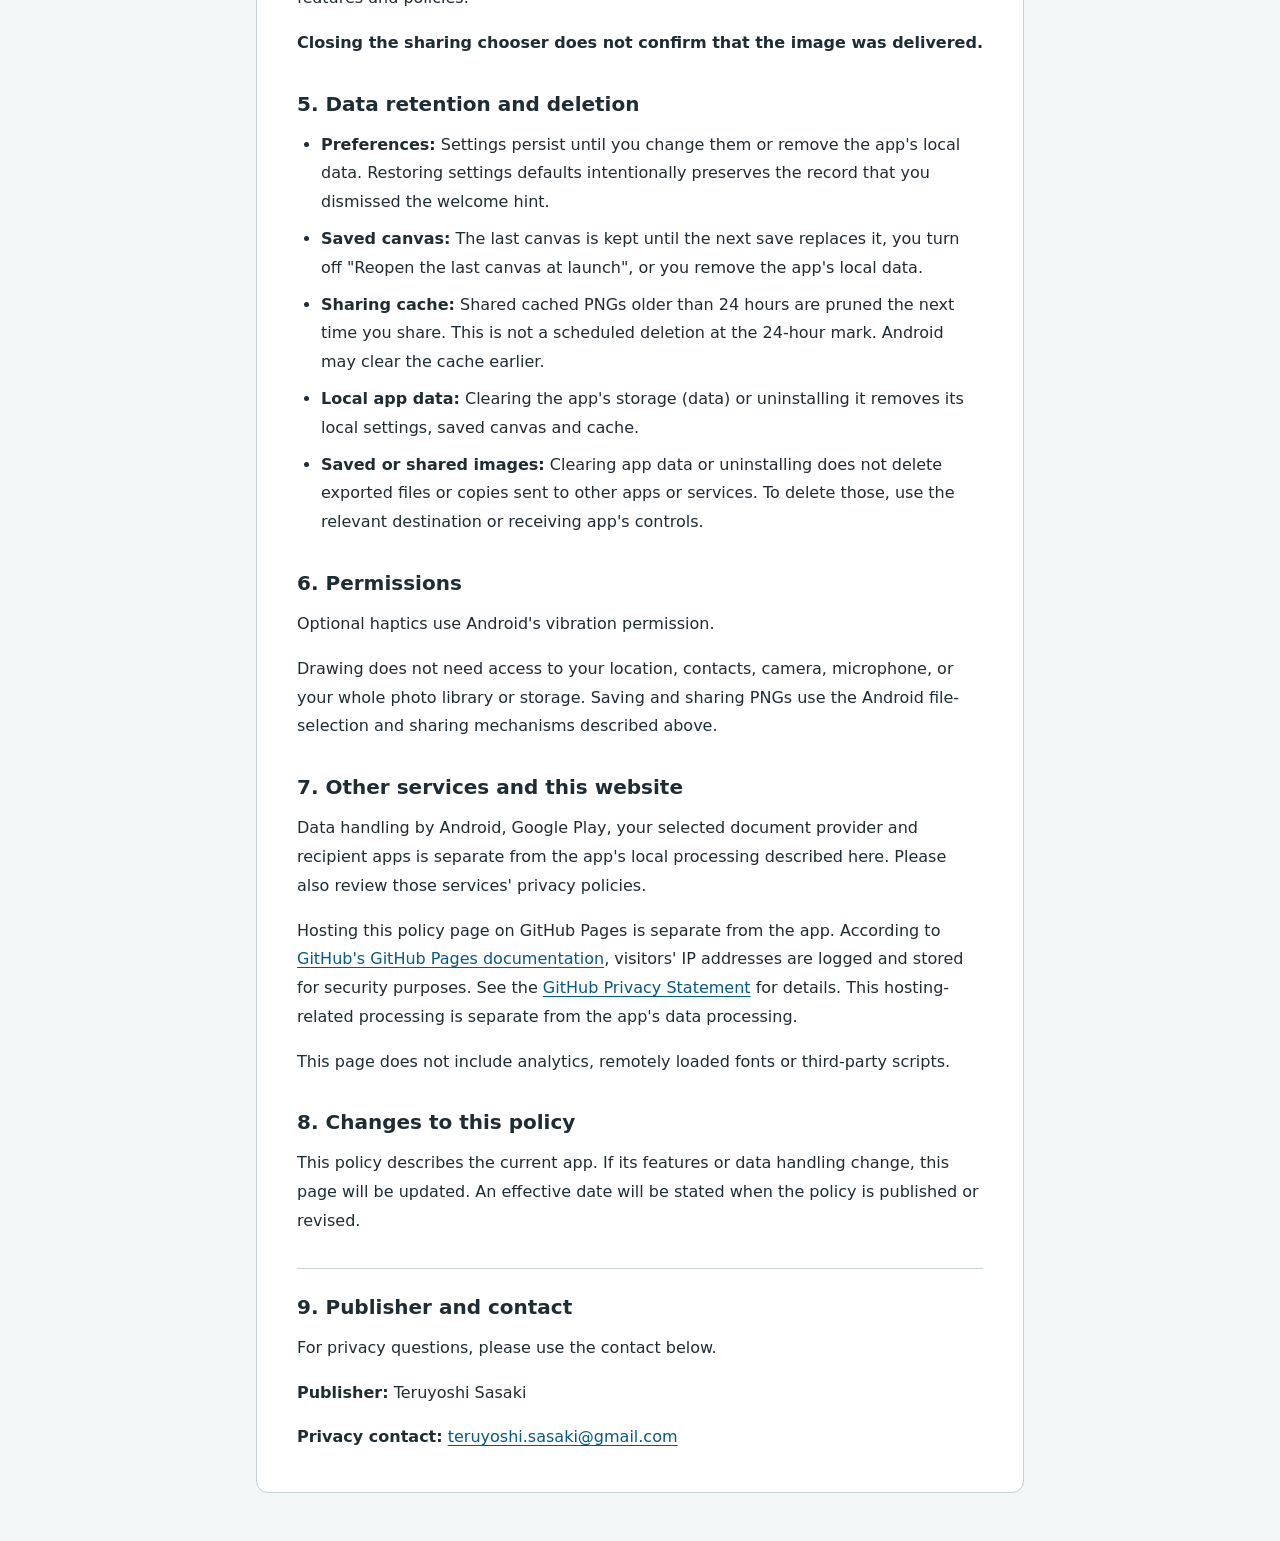
<file: fluidcanvas/privacy/en.html>
<!DOCTYPE html>
<html lang="en">
  <head>
    <meta charset="utf-8">
    <meta name="viewport" content="width=device-width, initial-scale=1">
    <meta name="description" content="FluidCanvas privacy policy. Read about on-device processing, saving and sharing PNGs, and data retention and deletion.">
    <title>FluidCanvas Privacy Policy</title>
    <link rel="stylesheet" href="privacy.css">
    <link rel="alternate" hreflang="ja" href="./">
    <link rel="alternate" hreflang="en" href="en.html">
  </head>
  <body>
    <a class="skip-link" href="#main-content">Skip to content</a>
    <div class="page">
      <header class="site-header">
        <p class="brand">FluidCanvas</p>
        <nav class="language-nav" aria-label="Language / 言語">
          <a href="./" lang="ja" hreflang="ja">日本語</a>
          <a href="en.html" lang="en" hreflang="en" aria-current="page">English</a>
        </nav>
      </header>

      <main id="main-content" tabindex="-1">
        <header class="policy-header">
          <h1>Privacy Policy</h1>
          <p class="effective-date"><strong>Effective date:</strong> <time datetime="2026-11-20">November 20, 2026</time> (Japan Standard Time).</p>
        </header>

        <nav class="contents" aria-label="On this page">
          <p><strong>On this page</strong></p>
          <ol>
            <li><a href="#scope">Which app this policy covers</a></li>
            <li><a href="#on-device">Information handled on your device</a></li>
            <li><a href="#save">Saving a PNG</a></li>
            <li><a href="#share">Sharing a PNG</a></li>
            <li><a href="#retention">Data retention and deletion</a></li>
            <li><a href="#permissions">Permissions</a></li>
            <li><a href="#services">Other services and this website</a></li>
            <li><a href="#changes">Changes to this policy</a></li>
            <li><a href="#contact">Publisher and contact</a></li>
          </ol>
        </nav>

        <section aria-labelledby="scope">
          <h2 id="scope">1. Which app this policy covers</h2>
          <p>This policy covers the Android app FluidCanvas, formerly listed as PicselArt. The production package name is <code>org.godotengine.picselart</code>.</p>
        </section>

        <section aria-labelledby="on-device">
          <h2 id="on-device">2. Information handled on your device</h2>
          <p>Drawing and simulation, device tilt, collision audio and optional vibration are processed on your device.</p>
          <p>The current app does not provide accounts, advertising or analytics. There is no developer-operated service that sends drawings or sensor input off the device.</p>
          <p>Preferences, the record that you dismissed the welcome hint, and the canvas you were drawing are stored in app-private storage. Unless you turn off "Reopen the last canvas at launch", the canvas and its material are saved when you leave or close the app and reopened at the next launch. They are not sent off the device or included in Android backups.</p>
        </section>

        <section aria-labelledby="save">
          <h2 id="save">3. Saving a PNG</h2>
          <p>Choosing Save PNG opens Android's location selection screen (document picker). The app writes the image only to the destination you select. It does not use broad photo or storage access permissions.</p>
          <p>If you select a cloud document provider as the destination, that service may synchronize or upload the image under its own policy.</p>
        </section>

        <section aria-labelledby="share">
          <h2 id="share">4. Sharing a PNG</h2>
          <p>Choosing Share creates a temporary PNG in app-private cache and opens Android's sharing chooser. The receiving app you select is given read access to that image.</p>
          <p>You choose whether and where to send it. Subsequent storage, transmission and deletion by the receiving app or service are governed by that app or service's features and policies.</p>
          <p><strong>Closing the sharing chooser does not confirm that the image was delivered.</strong></p>
        </section>

        <section aria-labelledby="retention">
          <h2 id="retention">5. Data retention and deletion</h2>
          <ul>
            <li><strong>Preferences:</strong> Settings persist until you change them or remove the app's local data. Restoring settings defaults intentionally preserves the record that you dismissed the welcome hint.</li>
            <li><strong>Saved canvas:</strong> The last canvas is kept until the next save replaces it, you turn off "Reopen the last canvas at launch", or you remove the app's local data.</li>
            <li><strong>Sharing cache:</strong> Shared cached PNGs older than 24 hours are pruned the next time you share. This is not a scheduled deletion at the 24-hour mark. Android may clear the cache earlier.</li>
            <li><strong>Local app data:</strong> Clearing the app's storage (data) or uninstalling it removes its local settings, saved canvas and cache.</li>
            <li><strong>Saved or shared images:</strong> Clearing app data or uninstalling does not delete exported files or copies sent to other apps or services. To delete those, use the relevant destination or receiving app's controls.</li>
          </ul>
        </section>

        <section aria-labelledby="permissions">
          <h2 id="permissions">6. Permissions</h2>
          <p>Optional haptics use Android's vibration permission.</p>
          <p>Drawing does not need access to your location, contacts, camera, microphone, or your whole photo library or storage. Saving and sharing PNGs use the Android file-selection and sharing mechanisms described above.</p>
        </section>

        <section aria-labelledby="services">
          <h2 id="services">7. Other services and this website</h2>
          <p>Data handling by Android, Google Play, your selected document provider and recipient apps is separate from the app's local processing described here. Please also review those services' privacy policies.</p>
          <p>Hosting this policy page on GitHub Pages is separate from the app. According to <a href="https://docs.github.com/en/pages/getting-started-with-github-pages/what-is-github-pages#data-collection" hreflang="en">GitHub's GitHub Pages documentation</a>, visitors' IP addresses are logged and stored for security purposes. See the <a href="https://docs.github.com/en/site-policy/privacy-policies/github-general-privacy-statement" hreflang="en">GitHub Privacy Statement</a> for details. This hosting-related processing is separate from the app's data processing.</p>
          <p>This page does not include analytics, remotely loaded fonts or third-party scripts.</p>
        </section>

        <section aria-labelledby="changes">
          <h2 id="changes">8. Changes to this policy</h2>
          <p>This policy describes the current app. If its features or data handling change, this page will be updated. An effective date will be stated when the policy is published or revised.</p>
        </section>

        <section class="contact" aria-labelledby="contact">
          <h2 id="contact">9. Publisher and contact</h2>
          <p>For privacy questions, please use the contact below.</p>
          <address>
            <p><strong>Publisher:</strong> Teruyoshi Sasaki</p>
            <p><strong>Privacy contact:</strong> <a href="mailto:teruyoshi.sasaki@gmail.com">teruyoshi.sasaki@gmail.com</a></p>
          </address>
        </section>
      </main>
    </div>
  </body>
</html>
</file>
<file: stylesheets/stylesheet.css>
/*******************************************************************************
Slate Theme for GitHub Pages
by Jason Costello, @jsncostello
*******************************************************************************/

@import url(pygment_trac.css);

/*******************************************************************************
MeyerWeb Reset
*******************************************************************************/

html, body, div, span, applet, object, iframe,
h1, h2, h3, h4, h5, h6, p, blockquote, pre,
a, abbr, acronym, address, big, cite, code,
del, dfn, em, img, ins, kbd, q, s, samp,
small, strike, strong, sub, sup, tt, var,
b, u, i, center,
dl, dt, dd, ol, ul, li,
fieldset, form, label, legend,
table, caption, tbody, tfoot, thead, tr, th, td,
article, aside, canvas, details, embed,
figure, figcaption, footer, header, hgroup,
menu, nav, output, ruby, section, summary,
time, mark, audio, video {
  margin: 0;
  padding: 0;
  border: 0;
  font: inherit;
  vertical-align: baseline;
}

/* HTML5 display-role reset for older browsers */
article, aside, details, figcaption, figure,
footer, header, hgroup, menu, nav, section {
  display: block;
}

ol, ul {
  list-style: none;
}

blockquote, q {
}

table {
  border-collapse: collapse;
  border-spacing: 0;
}

/*******************************************************************************
Theme Styles
*******************************************************************************/

body {
  box-sizing: border-box;
  color:#373737;
  background: #212121;
  font-size: 16px;
  font-family: 'Myriad Pro', Calibri, Helvetica, Arial, sans-serif;
  line-height: 1.5;
  -webkit-font-smoothing: antialiased;
}

h1, h2, h3, h4, h5, h6 {
  margin: 10px 0;
  font-weight: 700;
  color:#222222;
  font-family: 'Lucida Grande', 'Calibri', Helvetica, Arial, sans-serif;
  letter-spacing: -1px;
}

h1 {
  font-size: 36px;
  font-weight: 700;
}

h2 {
  padding-bottom: 10px;
  font-size: 32px;
  background: url('../images/bg_hr.png') repeat-x bottom;
}

h3 {
  font-size: 24px;
}

h4 {
  font-size: 21px;
}

h5 {
  font-size: 18px;
}

h6 {
  font-size: 16px;
}

p {
  margin: 10px 0 15px 0;
}

footer p {
  color: #f2f2f2;
}

a {
  text-decoration: none;
  color: #007edf;
  text-shadow: none;

  transition: color 0.5s ease;
  transition: text-shadow 0.5s ease;
  -webkit-transition: color 0.5s ease;
  -webkit-transition: text-shadow 0.5s ease;
  -moz-transition: color 0.5s ease;
  -moz-transition: text-shadow 0.5s ease;
  -o-transition: color 0.5s ease;
  -o-transition: text-shadow 0.5s ease;
  -ms-transition: color 0.5s ease;
  -ms-transition: text-shadow 0.5s ease;
}

#main_content a:hover {
  color: #0069ba;
  text-shadow: #0090ff 0px 0px 2px;
}

footer a:hover {
  color: #43adff;
  text-shadow: #0090ff 0px 0px 2px;
}

em {
  font-style: italic;
}

strong {
  font-weight: bold;
}

img {
  position: relative;
  margin: 0 auto;
  max-width: 739px;
  padding: 5px;
  margin: 10px 0 10px 0;
  border: 1px solid #ebebeb;

  box-shadow: 0 0 5px #ebebeb;
  -webkit-box-shadow: 0 0 5px #ebebeb;
  -moz-box-shadow: 0 0 5px #ebebeb;
  -o-box-shadow: 0 0 5px #ebebeb;
  -ms-box-shadow: 0 0 5px #ebebeb;
}

pre, code {
  width: 100%;
  color: #222;
  background-color: #fff;

  font-family: Monaco, "Bitstream Vera Sans Mono", "Lucida Console", Terminal, monospace;
  font-size: 14px;

  border-radius: 2px;
  -moz-border-radius: 2px;
  -webkit-border-radius: 2px;



}

pre {
  width: 100%;
  padding: 10px;
  box-shadow: 0 0 10px rgba(0,0,0,.1);
  overflow: auto;
}

code {
  padding: 3px;
  margin: 0 3px;
  box-shadow: 0 0 10px rgba(0,0,0,.1);
}

pre code {
  display: block;
  box-shadow: none;
}

blockquote {
  color: #666;
  margin-bottom: 20px;
  padding: 0 0 0 20px;
  border-left: 3px solid #bbb;
}

ul, ol, dl {
  margin-bottom: 15px
}

ul li {
  list-style: inside;
  padding-left: 20px;
}

ol li {
  list-style: decimal inside;
  padding-left: 20px;
}

dl dt {
  font-weight: bold;
}

dl dd {
  padding-left: 20px;
  font-style: italic;
}

dl p {
  padding-left: 20px;
  font-style: italic;
}

hr {
  height: 1px;
  margin-bottom: 5px;
  border: none;
  background: url('../images/bg_hr.png') repeat-x center;
}

table {
  border: 1px solid #373737;
  margin-bottom: 20px;
  text-align: left;
 }

th {
  font-family: 'Lucida Grande', 'Helvetica Neue', Helvetica, Arial, sans-serif;
  padding: 10px;
  background: #373737;
  color: #fff;
 }

td {
  padding: 10px;
  border: 1px solid #373737;
 }

form {
  background: #f2f2f2;
  padding: 20px;
}

img {
  width: 100%;
  max-width: 100%;
}

/*******************************************************************************
Full-Width Styles
*******************************************************************************/

.outer {
  width: 100%;
}

.inner {
  position: relative;
  max-width: 640px;
  padding: 20px 10px;
  margin: 0 auto;
}

#forkme_banner {
  display: block;
  position: absolute;
  top:0;
  right: 10px;
  z-index: 10;
  padding: 10px 50px 10px 10px;
  color: #fff;
  background: url('../images/blacktocat.png') #0090ff no-repeat 95% 50%;
  font-weight: 700;
  box-shadow: 0 0 10px rgba(0,0,0,.5);
  border-bottom-left-radius: 2px;
  border-bottom-right-radius: 2px;
}

#header_wrap {
  background: #212121;
  background: -moz-linear-gradient(top, #373737, #212121);
  background: -webkit-linear-gradient(top, #373737, #212121);
  background: -ms-linear-gradient(top, #373737, #212121);
  background: -o-linear-gradient(top, #373737, #212121);
  background: linear-gradient(top, #373737, #212121);
}

#header_wrap .inner {
  padding: 50px 10px 30px 10px;
}

#project_title {
  margin: 0;
  color: #fff;
  font-size: 42px;
  font-weight: 700;
  text-shadow: #111 0px 0px 10px;
}

#project_tagline {
  color: #fff;
  font-size: 24px;
  font-weight: 300;
  background: none;
  text-shadow: #111 0px 0px 10px;
}

#downloads {
  position: absolute;
  width: 210px;
  z-index: 10;
  bottom: -40px;
  right: 0;
  height: 70px;
  background: url('../images/icon_download.png') no-repeat 0% 90%;
}

.zip_download_link {
  display: block;
  float: right;
  width: 90px;
  height:70px;
  text-indent: -5000px;
  overflow: hidden;
  background: url(../images/sprite_download.png) no-repeat bottom left;
}

.tar_download_link {
  display: block;
  float: right;
  width: 90px;
  height:70px;
  text-indent: -5000px;
  overflow: hidden;
  background: url(../images/sprite_download.png) no-repeat bottom right;
  margin-left: 10px;
}

.zip_download_link:hover {
  background: url(../images/sprite_download.png) no-repeat top left;
}

.tar_download_link:hover {
  background: url(../images/sprite_download.png) no-repeat top right;
}

#main_content_wrap {
  background: #f2f2f2;
  border-top: 1px solid #111;
  border-bottom: 1px solid #111;
}

#main_content {
  padding-top: 40px;
}

#footer_wrap {
  background: #212121;
}



/*******************************************************************************
Small Device Styles
*******************************************************************************/

@media screen and (max-width: 480px) {
  body {
    font-size:14px;
  }

  #downloads {
    display: none;
  }

  .inner {
    min-width: 320px;
    max-width: 480px;
  }

  #project_title {
  font-size: 32px;
  }

  h1 {
    font-size: 28px;
  }

  h2 {
    font-size: 24px;
  }

  h3 {
    font-size: 21px;
  }

  h4 {
    font-size: 18px;
  }

  h5 {
    font-size: 14px;
  }

  h6 {
    font-size: 12px;
  }

  code, pre {
    min-width: 320px;
    max-width: 480px;
    font-size: 11px;
  }

}
</file>
<file: fluidcanvas/privacy/privacy.css>
:root {
  color-scheme: light;
  font-family: system-ui, -apple-system, BlinkMacSystemFont, "Segoe UI", sans-serif;
  color: #1f2c33;
  background: #f2f6f7;
  line-height: 1.8;
}

* {
  box-sizing: border-box;
}

body {
  margin: 0;
  overflow-wrap: anywhere;
}

.page {
  width: min(100% - 2rem, 48rem);
  margin: 0 auto;
  padding-block: 1.5rem 3rem;
}

.site-header {
  display: flex;
  flex-wrap: wrap;
  align-items: center;
  justify-content: space-between;
  gap: 0.75rem 1.5rem;
  margin-bottom: 1.25rem;
}

.brand {
  margin: 0;
  font-size: 1.5rem;
  font-weight: 700;
}

.language-nav {
  display: flex;
  flex-wrap: wrap;
  gap: 0.5rem;
}

.language-nav a {
  display: inline-flex;
  align-items: center;
  justify-content: center;
  min-height: 2.75rem;
  padding: 0.25rem 0.75rem;
  border: 1px solid #687c86;
  border-radius: 0.375rem;
  background: #fff;
}

.language-nav a[aria-current="page"] {
  border-color: #1f2c33;
  background: #e1eaee;
  color: #1f2c33;
  font-weight: 700;
}

main {
  padding: clamp(1.25rem, 4vw, 2.5rem);
  border: 1px solid #c5d2d8;
  border-radius: 0.75rem;
  background: #fff;
}

h1,
h2 {
  line-height: 1.45;
}

h1 {
  margin: 0 0 1.25rem;
  font-size: clamp(1.6rem, 5vw, 2.1rem);
}

h2 {
  margin: 0 0 0.75rem;
  font-size: 1.25rem;
}

p {
  margin: 0 0 1rem;
}

.effective-date {
  color: #40545e;
}

section > :last-child,
address p:last-child {
  margin-bottom: 0;
}

.contents,
section {
  margin-top: 2rem;
}

.contents {
  padding-bottom: 1rem;
  border-bottom: 1px solid #c5d2d8;
}

.contents p {
  margin-bottom: 0.5rem;
}

ol,
ul {
  margin: 0 0 1rem;
  padding-inline-start: 1.5rem;
}

li + li {
  margin-top: 0.5rem;
}

a {
  color: #075985;
  text-underline-offset: 0.2em;
}

a:hover {
  text-decoration-thickness: 0.15em;
}

:focus-visible {
  outline: 3px solid #9a3412;
  outline-offset: 4px;
}

.skip-link {
  position: absolute;
  top: 1rem;
  left: 1rem;
  z-index: 1;
  padding: 0.5rem 1rem;
  border: 1px solid #075985;
  border-radius: 0.25rem;
  background: #fff;
  transform: translateY(-200%);
}

.skip-link:focus {
  transform: translateY(0);
}

code {
  font-family: ui-monospace, Consolas, monospace;
  font-size: 0.95em;
}

.contact {
  padding-top: 1.5rem;
  border-top: 1px solid #c5d2d8;
}

address {
  font-style: normal;
}
</file>
